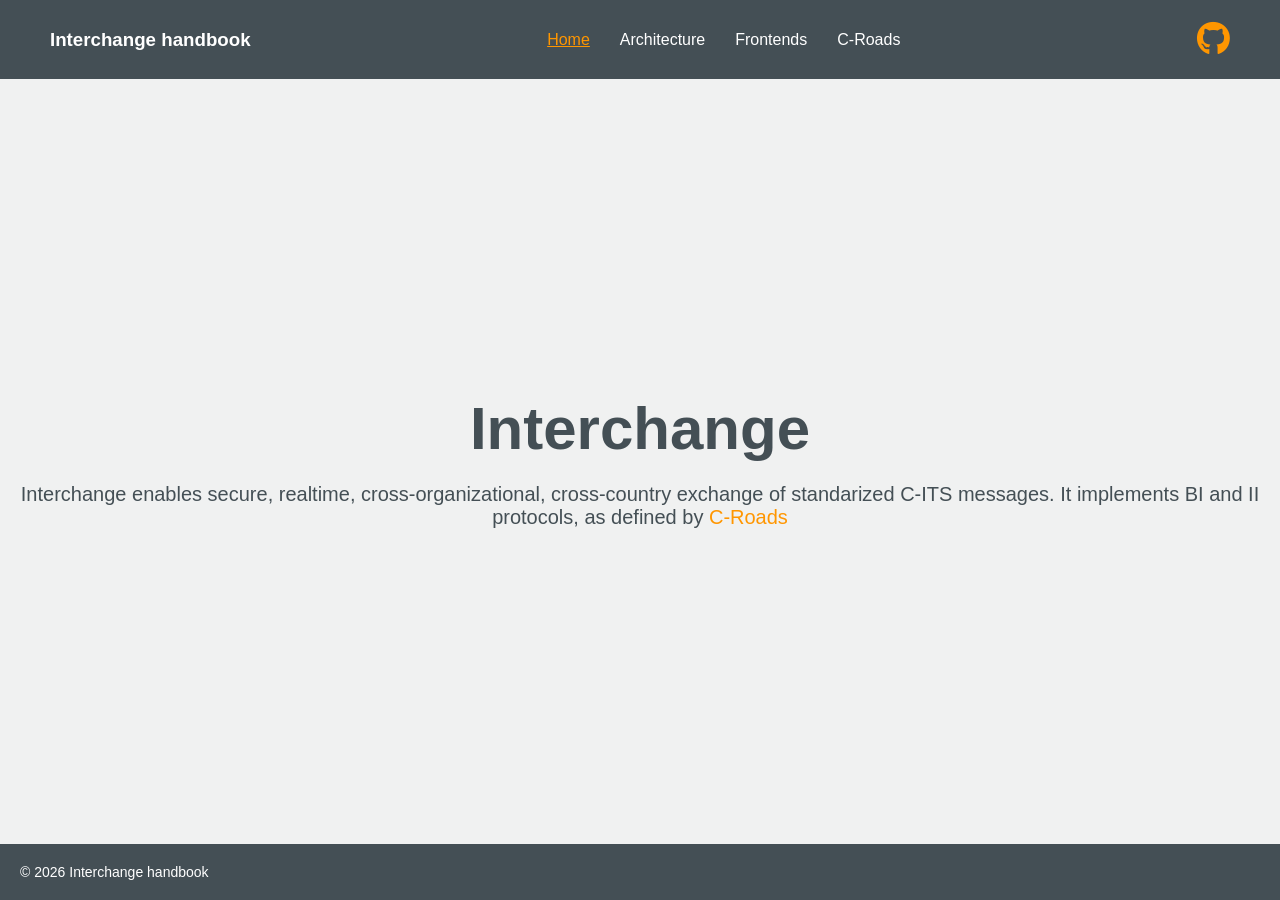
<file: index.html>
<!DOCTYPE html>
<html lang="en">
<head>
    <meta charset="UTF-8">
    <meta name="viewport" content="width=device-width, initial-scale=1.0">

    <title>Interchange handbook</title>

    <link id="favicon" rel="icon" href="favicon.ico">

    <link rel="stylesheet"
          href="https://cdnjs.cloudflare.com/ajax/libs/font-awesome/6.6.0/css/all.min.css">

    <link rel="stylesheet" href="style.css">
</head>

<body>

<header>
    <h3>Interchange handbook</h3>

    <nav>
        <a href="./">Home</a>
        <a href="architecture.html">Architecture</a>
        <a href="frontends.html">Frontends</a>
        <a href="https://www.c-roads.eu/" target="_blank">C-Roads</a>
    </nav>

    <a href="https://github.com/NordicWayInterchange/interchange" class="github" target="_blank">
        <i class="fab fa-github"></i>
    </a>
</header>

<main>

    <section class="hero">
        <h2>Interchange</h2>
        <p>Interchange enables secure, realtime, cross-organizational, cross-country exchange of standarized C-ITS
            messages.
       It implements BI and II protocols, as defined by
            <a href="https://www.c-roads.eu/"  target="_blank">
               C-Roads
            </a></p>
    </section>

</main>

<footer>
    © 2026 Interchange handbook
</footer>

<script src="script.js"></script>

</body>
</html>
</file>
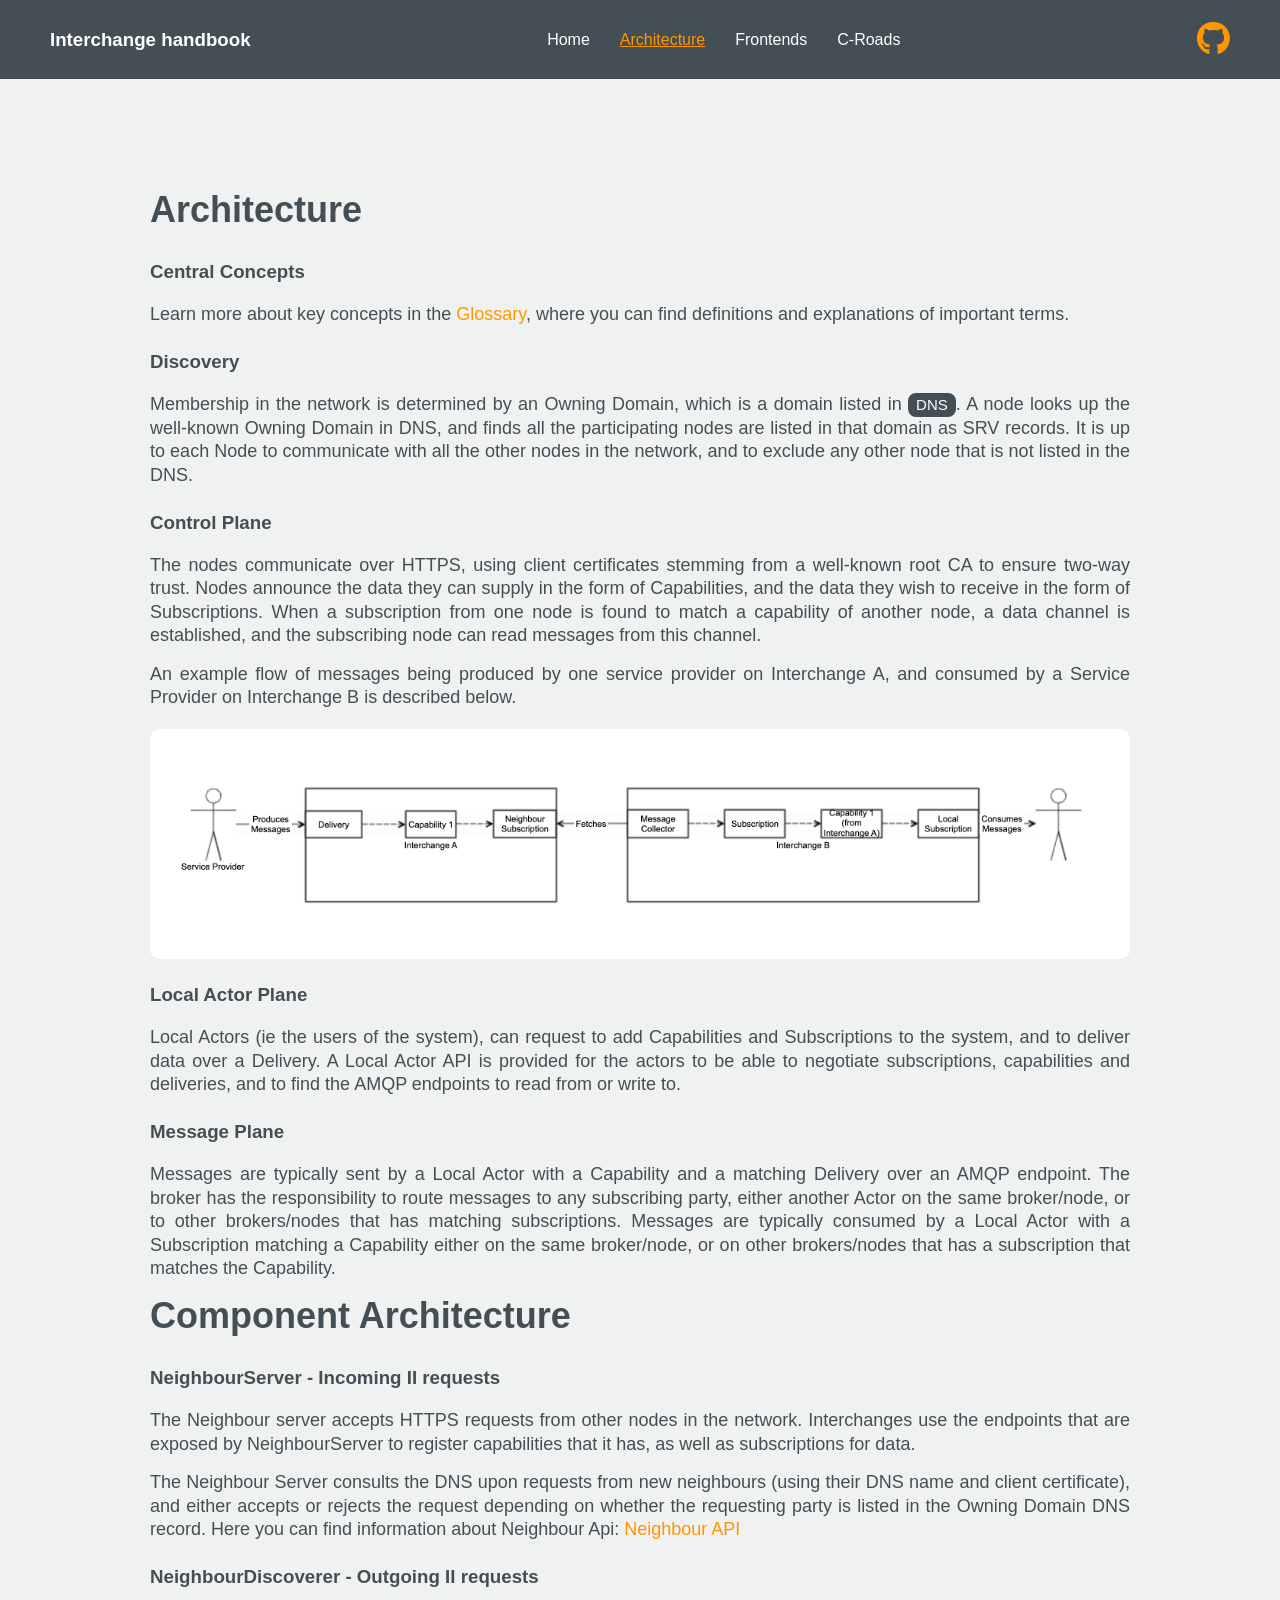
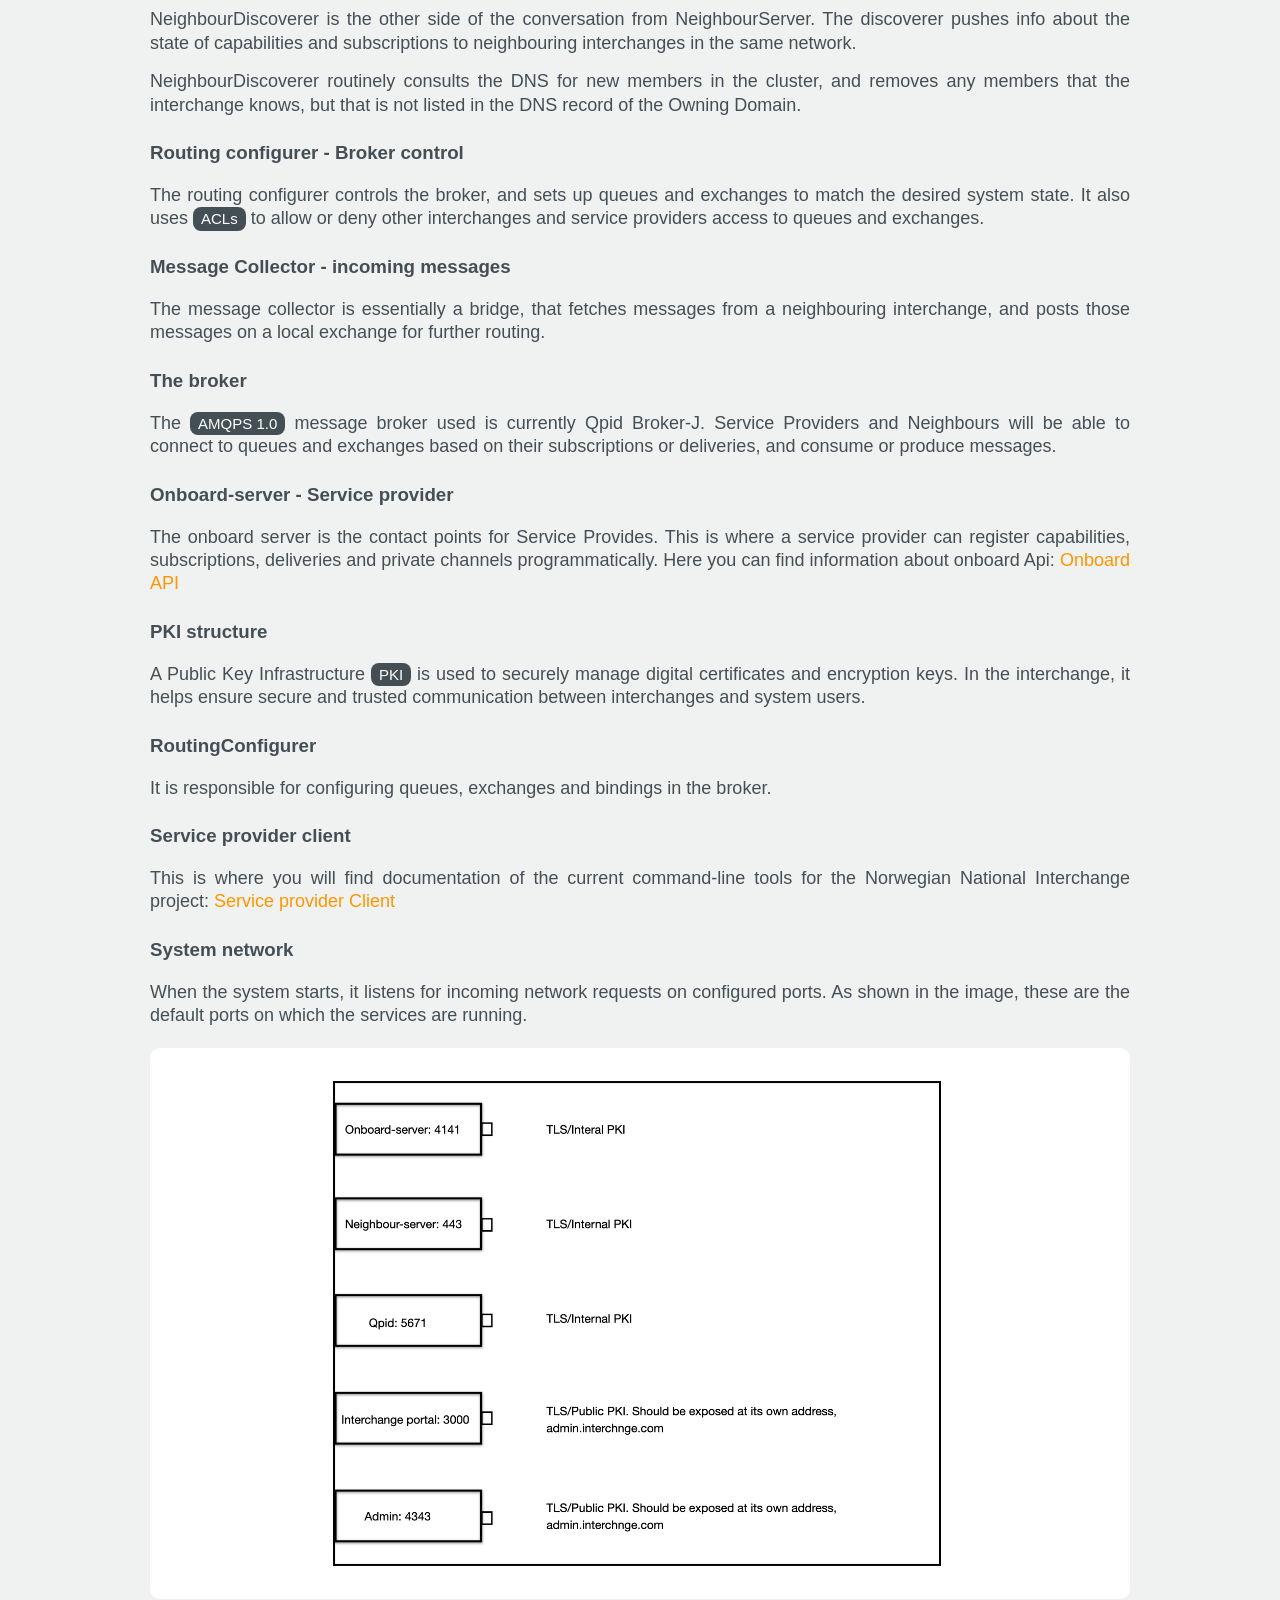
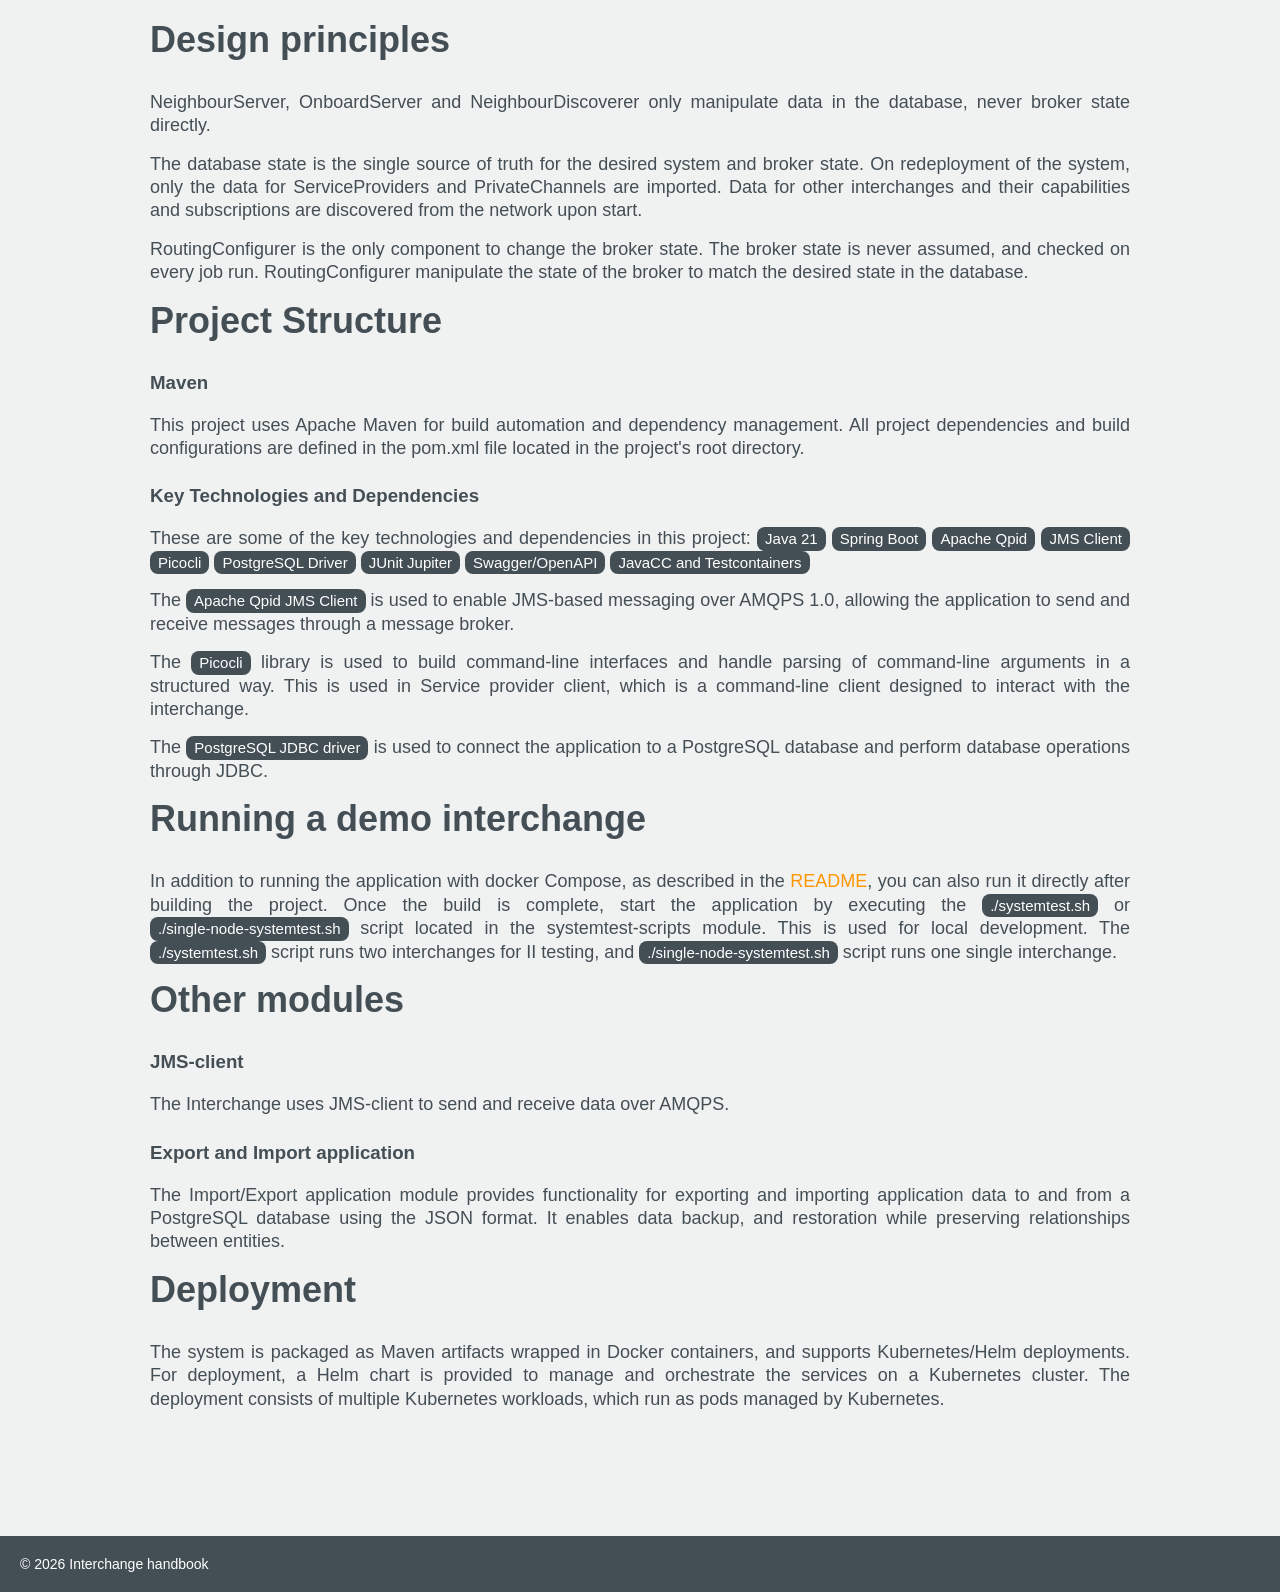
<file: architecture.html>
<!DOCTYPE html>
<html lang="en">
<head>
    <meta charset="UTF-8">
    <meta name="viewport" content="width=device-width, initial-scale=1.0">

    <title>Interchange handbook</title>

    <link id="favicon" rel="icon" href="favicon.ico">

    <link rel="stylesheet"
          href="https://cdnjs.cloudflare.com/ajax/libs/font-awesome/6.6.0/css/all.min.css">

    <link rel="stylesheet" href="style.css">
</head>

<body>

<header>
    <h3>Interchange handbook</h3>

    <nav>
        <a href="./">Home</a>
        <a href="architecture.html">Architecture</a>
        <a href="frontends.html">Frontends</a>
        <a href="https://www.c-roads.eu/" target="_blank">C-Roads</a>
    </nav>

    <a href="https://github.com/NordicWayInterchange/interchange" class="github" target="_blank">
        <i class="fab fa-github"></i>
    </a>
</header>

<section class="content">
    <h2> Architecture </h2>

    <h3> Central Concepts </h3>

    <p>Learn more about key concepts in the <a href="generated/GLOSSARY.html" target="_blank">Glossary</a>, where you can find
        definitions and explanations of
        important terms. </p>

    <h3>Discovery </h3>

    <p>Membership in the network is determined by an Owning Domain, which is a domain listed in <span class="tag">DNS</span>. A node looks up the
        well-known Owning Domain in DNS, and finds all the participating nodes are listed in that domain as SRV records.
        It is
        up to each Node to communicate with all the other nodes in the network, and to exclude any other node that is
        not listed
        in the DNS.</p>

    <h3> Control Plane </h3>

    <p>The nodes communicate over HTTPS, using client certificates stemming from a well-known root CA to ensure two-way
        trust.
        Nodes announce the data they can supply in the form of Capabilities, and the data they wish to receive in the
        form of
        Subscriptions. When a subscription from one node is found to match a capability of another node, a data channel
        is
        established, and the subscribing node can read messages from this channel.</p>

    <p>An example flow of messages being produced by one service provider on Interchange A, and consumed by a Service
        Provider
        on Interchange B is described below. </p>

    <img src="Inter_Interchange.png" alt="Inter_Interchange">

    <h3> Local Actor Plane </h3>

    <p>Local Actors (ie the users of the system), can request to add Capabilities and Subscriptions to the system, and
        to
        deliver data over a Delivery.
        A Local Actor API is provided for the actors to be able to negotiate subscriptions, capabilities and deliveries,
        and to
        find the AMQP endpoints to read from or write to. </p>

    <h3>Message Plane </h3>

    <p>Messages are typically sent by a Local Actor with a Capability and a matching Delivery over an AMQP endpoint. The
        broker
        has the responsibility to route messages to any subscribing party, either another Actor on the same broker/node,
        or to
        other brokers/nodes that has matching subscriptions.
        Messages are typically consumed by a Local Actor with a Subscription matching a Capability either on the same
        broker/node, or on other brokers/nodes that has a subscription that matches the Capability. </p>

    <h2> Component Architecture </h2>

    <h3> NeighbourServer - Incoming II requests </h3>

    <p>The Neighbour server accepts HTTPS requests from other nodes in the network. Interchanges use the endpoints that
        are
        exposed by NeighbourServer to register capabilities that it has, as well as subscriptions for data.</p>

    <p>The Neighbour Server consults the DNS upon requests from new neighbours (using their DNS name and client
        certificate),
        and either accepts or rejects the request depending on whether the requesting party is listed in the Owning
        Domain DNS record. Here you can find information about Neighbour Api:
    <a href="https://nordicwayinterchange.github.io/interchange-swagger-docs/swagger-neighbour/index.html"
       target="_blank">Neighbour API</a></p>

    <h3> NeighbourDiscoverer - Outgoing II requests</h3>

    <p>NeighbourDiscoverer is the other side of the conversation from NeighbourServer. The discoverer pushes info about
        the
        state of capabilities and subscriptions to neighbouring interchanges in the same network.</p>

    <p>NeighbourDiscoverer routinely consults the DNS for new members in the cluster, and removes any members that the
        interchange knows, but that is not listed in the DNS record of the Owning Domain.</p>

    <h3> Routing configurer - Broker control</h3>

    <p>The routing configurer controls the broker, and sets up queues and exchanges to match the desired system state.
        It also
        uses <span class="tag">ACLs</span> to allow or deny other interchanges and service providers access to queues and exchanges.</p>

    <h3> Message Collector - incoming messages </h3>

    <p>The message collector is essentially a bridge, that fetches messages from a neighbouring interchange, and posts
        those
        messages on a local exchange for further routing.</p>

    <h3> The broker </h3>

    <p>The <span class="tag">AMQPS 1.0</span> message broker used is currently Qpid Broker-J. Service Providers and Neighbours will be able to
        connect to queues and exchanges based on their subscriptions or deliveries, and consume or produce messages.</p>

    <h3> Onboard-server - Service provider</h3>

    <p>The onboard server is the contact points for Service Provides. This is where a service provider can register
        capabilities, subscriptions, deliveries and private channels programmatically. Here you can find information
        about onboard Api:


    <a href="https://nordicwayinterchange.github.io/interchange-swagger-docs/swagger-onboard/index.html"
       target="_blank">Onboard API</a> </p>

    <h3> PKI structure </h3>

    <p>A Public Key Infrastructure <span class="tag">PKI</span> is used to securely manage digital certificates and encryption keys. In the
        interchange,
        it helps ensure secure and trusted communication between interchanges and system users.</p>

    <h3> RoutingConfigurer </h3>

    <p>It is responsible for configuring queues, exchanges and bindings in the broker.</p>

    <h3> Service provider client </h3>

    <p>This is where you will find documentation of the current command-line tools for the Norwegian
        National Interchange project:
    <a href=" https://nordicwayinterchange.github.io/serviceprovider-client-documentation/serviceproviderclient.html"
       target="_blank">Service provider Client</a></p>

    <h3> System network </h3>

    <p>When the system starts, it listens for incoming network requests on configured ports. As shown in the image,
        these are
        the default ports on which the services are running.</p>

    <img src="Ports.png" alt="Ports">

    <h2> Design principles </h2>

    <p>NeighbourServer, OnboardServer and NeighbourDiscoverer only manipulate data in the database, never broker state
        directly.</p>
    <p>The database state is the single source of truth for the desired system and broker state.
        On redeployment of the system, only the data for ServiceProviders and PrivateChannels are imported. Data for
        other
        interchanges and their capabilities and subscriptions are discovered from the network upon start.</p>

    <p>RoutingConfigurer is the only component to change the broker state. The broker state is never assumed, and
        checked
        on
        every job run. RoutingConfigurer manipulate the state of the broker to match the desired state in the
        database.</p>

    <h2> Project Structure</h2>

    <h3> Maven</h3>

    <p>This project uses Apache Maven for build automation and dependency management. All project dependencies and
        build
        configurations are defined in the pom.xml file located in the project's root directory.</p>

    <h3> Key Technologies and Dependencies</h3>

    <p>These are some of the key technologies and dependencies in this project: <span class="tag">Java 21</span> <span
            class="tag">Spring Boot</span> <span class="tag">Apache Qpid</span> <span class="tag">JMS Client</span> <span class="tag">Picocli</span> <span
                class="tag">PostgreSQL Driver</span> <span class="tag">JUnit Jupiter</span> <span class="tag">Swagger/OpenAPI</span> <span class="tag">JavaCC and Testcontainers</span></p>

    <p>The <span class="tag">Apache Qpid JMS Client</span> is used to enable JMS-based messaging over AMQPS 1.0, allowing the application to
        send and
        receive messages through a message broker.</p>

    <p>The <span class="tag">Picocli</span> library is used to build command-line interfaces and handle parsing of command-line arguments in
        a
        structured way. This is used in Service provider client, which is a command-line client designed to interact
        with the interchange.</p>

    <p>The <span class="tag">PostgreSQL JDBC driver</span> is used to connect the application to a PostgreSQL database and perform database
        operations through JDBC.</p>

    <h2> Running a demo interchange </h2>

    <p>In addition to running the application with docker Compose, as described in the
        <a href="https://github.com/NordicWayInterchange/interchange?tab=readme-ov-file#run-using-docker-compose" target="_blank">README</a>,
        you can also run it directly after building the project. Once the build is complete, start the application by
        executing
        the <span class="tag">./systemtest.sh</span> or <span class="tag">./single-node-systemtest.sh</span> script
        located in the systemtest-scripts module. This is
        used
        for local development.
        The <span class="tag">./systemtest.sh</span> script runs two interchanges for II testing, and <span class="tag">./single-node-systemtest.sh</span>
        script runs
        one
        single interchange. </p>

    <h2> Other modules </h2>

    <h3> JMS-client </h3>

    <p>The Interchange uses JMS-client to send and receive data over AMQPS.</p>

    <h3> Export and Import application</h3>

    <p>The Import/Export application module provides functionality for exporting and importing application data to and
        from
        a PostgreSQL
        database using the JSON format. It enables data backup, and restoration while preserving relationships between
        entities.</p>

    <h2> Deployment </h2>

    <p>The system is packaged as Maven artifacts wrapped in Docker containers, and supports Kubernetes/Helm
        deployments.
        For deployment, a Helm chart is provided to manage and orchestrate the services on a Kubernetes cluster.
        The deployment consists of multiple Kubernetes workloads, which run as pods managed by Kubernetes.</p>

</section>
<footer>
    © 2026 Interchange handbook
</footer>

<script src="script.js"></script>

</body>
</html>
</file>
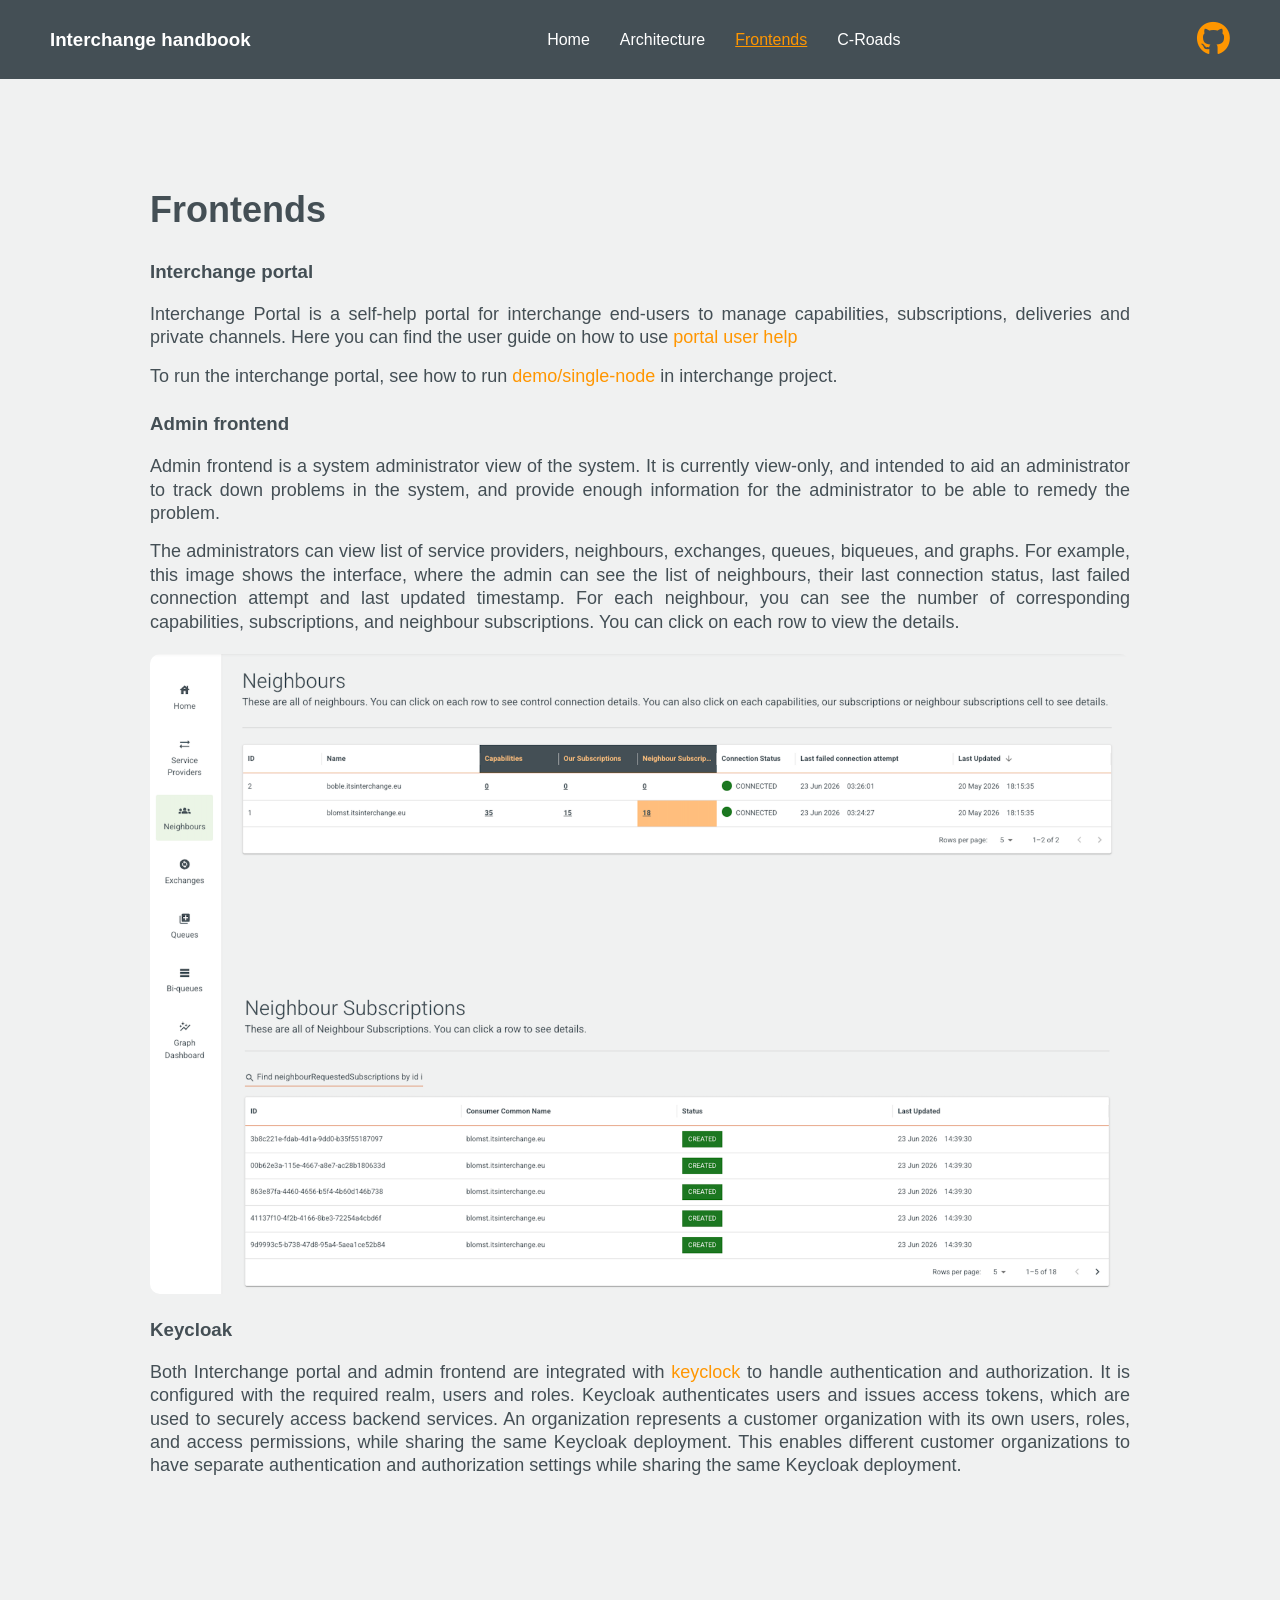
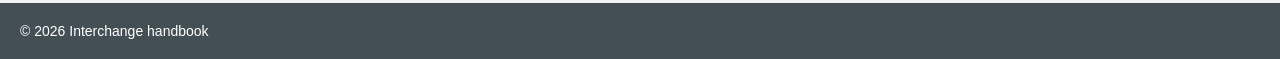
<file: frontends.html>
<!DOCTYPE html>
<html lang="en">
<head>
    <meta charset="UTF-8">
    <meta name="viewport" content="width=device-width, initial-scale=1.0">

    <title>Interchange handbook</title>

    <link id="favicon" rel="icon" href="favicon.ico">

    <link rel="stylesheet"
          href="https://cdnjs.cloudflare.com/ajax/libs/font-awesome/6.6.0/css/all.min.css">

    <link rel="stylesheet" href="style.css">
</head>

<body>

<header>
    <h3>Interchange handbook</h3>

    <nav>
        <a href="./">Home</a>
        <a href="architecture.html">Architecture</a>
        <a href="frontends.html">Frontends</a>
        <a href="https://www.c-roads.eu/" target="_blank">C-Roads</a>
    </nav>

    <a href="https://github.com/NordicWayInterchange/interchange" class="github" target="_blank">
        <i class="fab fa-github"></i>
    </a>
</header>
<section class="content">
    <h2> Frontends </h2>

    <h3> Interchange portal</h3>

    <p>Interchange Portal is a self-help portal for interchange end-users to manage capabilities, subscriptions,
        deliveries and
        private channels. Here you can find the user guide on how to use
        <a href="generated/USERHELP.html" target="_blank">portal user help</a></p>

    <p> To run the interchange portal, see how to run <a
            href="https://github.com/NordicWayInterchange/interchange/blob/federation-master/demo/single-node/README.md#single-node-cluster"
            target="_blank">demo/single-node</a> in interchange project. </p>

    <h3> Admin frontend</h3>

    <p>Admin frontend is a system administrator view of the system. It is currently view-only, and intended to aid an
        administrator to track down problems in the system, and provide enough information for the administrator to be
        able
        to remedy the problem.</p>

    <p>The administrators can view list of service providers, neighbours, exchanges, queues, biqueues, and graphs. For
        example, this image
        shows the interface, where the admin can see the list of neighbours, their last connection status, last
        failed connection attempt and last updated timestamp. For each neighbour, you can see the number of
        corresponding
        capabilities, subscriptions, and neighbour
        subscriptions. You can click on each row to view the details. </p>

    <img src="admin_frontend.png" alt="admin_frontend">


    <h3> Keycloak </h3>

    <p>Both Interchange portal and admin frontend are integrated with <a href="https://www.keycloak.org/" target="_blank">keyclock</a>
        to handle authentication and authorization. It is configured with the required realm, users and roles.
        Keycloak authenticates users and issues access tokens, which are used to securely access backend services.
        An organization represents a customer organization with its own users, roles, and access permissions, while sharing the same Keycloak deployment.
        This enables different customer organizations to have separate authentication and
        authorization settings while sharing the same Keycloak deployment. </p>
</section>
<footer>
    © 2026 Interchange handbook
</footer>

<script src="script.js"></script>

</body>
</html>
</file>
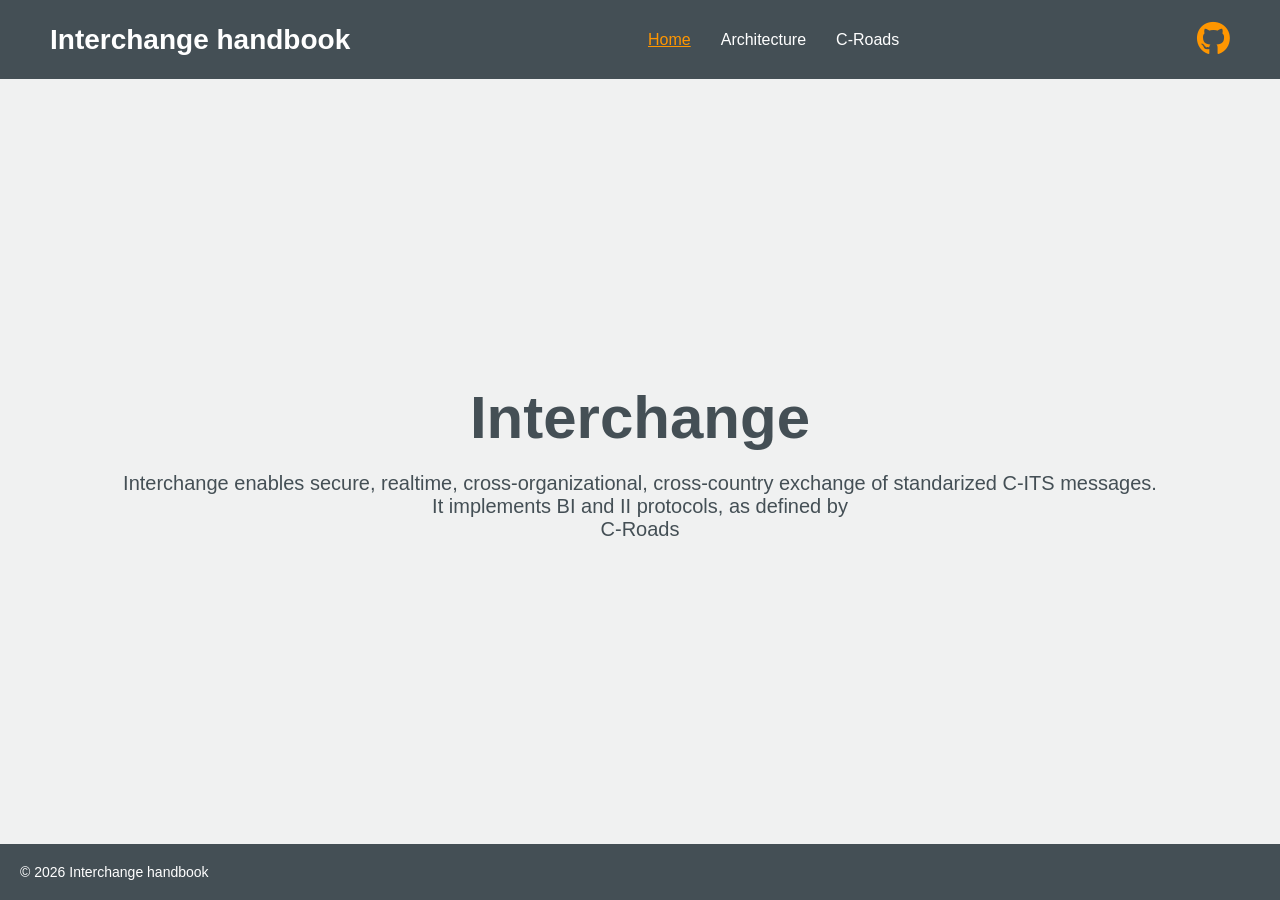
<file: handbook.html>
<!DOCTYPE html>
<html lang="en">
<head>
    <meta charset="UTF-8">
    <meta name="viewport" content="width=device-width, initial-scale=1.0">

    <title>Interchange handbook</title>

    <link id="favicon" rel="icon" href="favicon.ico">

    <link rel="stylesheet"
          href="https://cdnjs.cloudflare.com/ajax/libs/font-awesome/6.6.0/css/all.min.css">

    <link rel="stylesheet" href="style.css">
</head>

<body>

<header>
    <h1 class="logo">Interchange handbook</h1>

    <nav>
        <a href="handbook.html">Home</a>
        <a href="architecture.html">Architecture</a>
        <a href="https://www.c-roads.eu/" target="_blank">C-Roads</a>
    </nav>

    <a href="https://github.com/NordicWayInterchange/interchange" class="github" target="_blank">
        <i class="fab fa-github"></i>
    </a>
</header>

<main>

    <section class="hero">
        <h2>Interchange</h2>
        <p>Interchange enables secure, realtime, cross-organizational, cross-country exchange of standarized C-ITS
            messages. </p>
        <p>It implements BI and II protocols, as defined by</p>
            <a href="https://www.c-roads.eu/" class="github" target="_blank">
               <p>C-Roads</p>
            </a>
    </section>

</main>

<footer>
    © 2026 Interchange handbook
</footer>

<script src="script.js"></script>

</body>
</html>
</file>
<file: style.css>
*{
    margin:0;
    padding:0;
    box-sizing:border-box;
    font-family:Arial, Helvetica, sans-serif;
}

body{
    background-color: #f0f1f1;
    min-height:100vh;
    display:flex;
    flex-direction:column;
    opacity: 1;
    transform: scale(1);
    filter: blur(0);
    transition:
            opacity .5s ease,
            transform .5s ease,
            filter .5s ease;
    color:#444f55;

}


header{
    display:flex;
    justify-content:space-between;
    align-items:center;
    padding:20px 50px;
    background:#161b22;
    color:white;

}

header h1{
    font-size:28px;
}

a {
    color: #FF9600;
    text-decoration: none;
    transition: 0.3s;
}

a:hover {
    color: #444f55;
    text-decoration: underline;
}

.github{
    color: #FF9600;
    font-size:34px;
    transition:.3s;
}

.github:hover{
    color: #FF9600;
    transform:scale(1.1);
}

main{
    flex:1;

    display:flex;
    justify-content:center;
    align-items:center;
}

.hero{
    text-align:center;
}

.header{
    text-align:left;
    gap: 30px;
}

.hero h2{
    font-size:60px;
    margin-bottom:20px;
}

.hero p{
    color:#444f55;
    font-size:20px;
}

footer{
    padding:20px;
    text-align:center;
    background: #444F55;
    color:white;

}

header {
    display: flex;
    justify-content: space-between;
    align-items: center;
    padding: 20px 50px;
    background: #444F55;
}

nav {
    display: flex;
    gap: 30px;
}

nav a {
    color: white;
    text-decoration: none;
    font-weight: 500;
    transition: color .25s;
}

nav a:hover {
    color: #FF9600;
}

body.page-exit {
    opacity: 0;
    transform: scale(1.03);
    filter: blur(8px);
}

.content {
    max-width: 1000px;
    margin: 100px auto;
    padding: 10px;
}

.content h2 {
    font-size: 36px;
    margin-bottom: 30px;
}

.content h3 {
    margin-top: 25px;
    margin-bottom: 20px;
}

.content p {
    font-size: 18px;
    margin-bottom: 15px;
    text-align: justify;
    line-height: 1.3;
}

img {
    max-width: 100%;
    height: auto;
    display: block;
    margin: 20px auto;
    border-radius: 10px;
}

.tag {
    background-color:#444f55;
    color: white;
    padding: 2px 8px;
    border-radius: 8px;
    font-size: 15px;
    display: inline-block;
}

nav a.active {
    color: #FF9600;
    text-decoration: underline;
    border-radius: 4px;
}

footer {
    text-align: left;
    font-size:14px;
}
</file>
